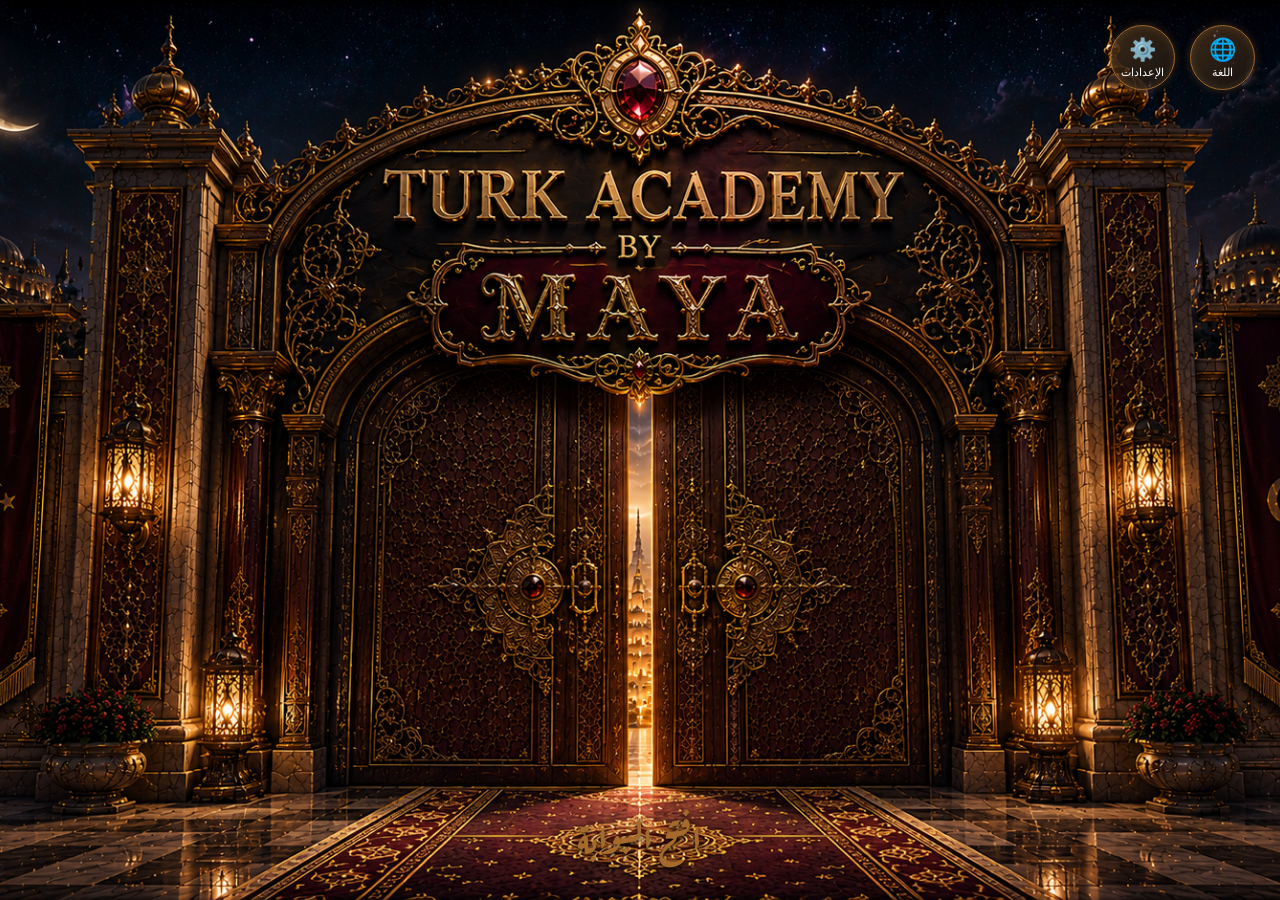
<file: index.html>
<!DOCTYPE html>
<html lang="ar" dir="rtl">

<head>

<meta charset="UTF-8">
<meta name="viewport" content="width=device-width, initial-scale=1.0">

<title>Turk Academy by Maya</title>

<link rel="stylesheet" href="style.css">

<link rel="preconnect" href="https://fonts.googleapis.com">
<link rel="preconnect" href="https://fonts.gstatic.com" crossorigin>

<link href="https://fonts.googleapis.com/css2?family=Cairo:wght@400;600;700;800&family=Aref+Ruqaa:wght@400;700&display=swap" rel="stylesheet">

</head>


<body>


<div class="gate-screen">


    <!-- صورة البوابة -->

    <img src="gate.png.png" class="gate-image" alt="Turk Academy">



    <!-- أزرار الأعلى -->

    <div class="top-buttons">


        <button id="languageBtn">
            🌐
            <span>اللغة</span>
        </button>


        <button id="settingsBtn">
            ⚙️
            <span>الإعدادات</span>
        </button>


    </div>




    <!-- قائمة اللغات -->

    <div id="languageMenu" class="language-menu">

        <button>العربية</button>

        <button>Türkçe</button>

        <button>Français</button>

        <button>English</button>
        
    </div>
<!-- نافذة الإعدادات -->

<div id="settingsMenu" class="settings-menu">

    <h3>⚙️ الإعدادات</h3>

    <button>❓ المساعدة</button>

    <button>📩 تواصل معنا</button>

    <button>📜 الشروط والأحكام</button>

    <button>🔒 سياسة الخصوصية</button>

    <button>⭐ قيّمنا</button>

    <button>ℹ️ إصدار التطبيق</button>

</div>

    
    <!-- زر فتح البوابة -->

    <button id="openGate" class="open-btn">

        <span class="line"></span>

        <span class="title">
            افتح البوابة
        </span>

        <span class="line"></span>
        

     </button>
<!-- رسالة تدوير الهاتف -->

    </button>

<div id="rotateMessage" class="rotate-message">

    <div class="rotate-box">

        <div class="ottoman-top">❈ ❈ ❈</div>

        <h2>مرحبًا بك في Turk Academy</h2>

        <p>
            بوابتك إلى عالم اللغة والثقافة التركية.
            <br><br>
            لأفضل تجربة، يرجى تدوير جهازك إلى الوضع الأفقي.
        </p>

        <div class="ottoman-bottom">❈ ❈ ❈</div>

    </div>

</div>

<script src="script.js"></script>

</body>
</html>
</file>
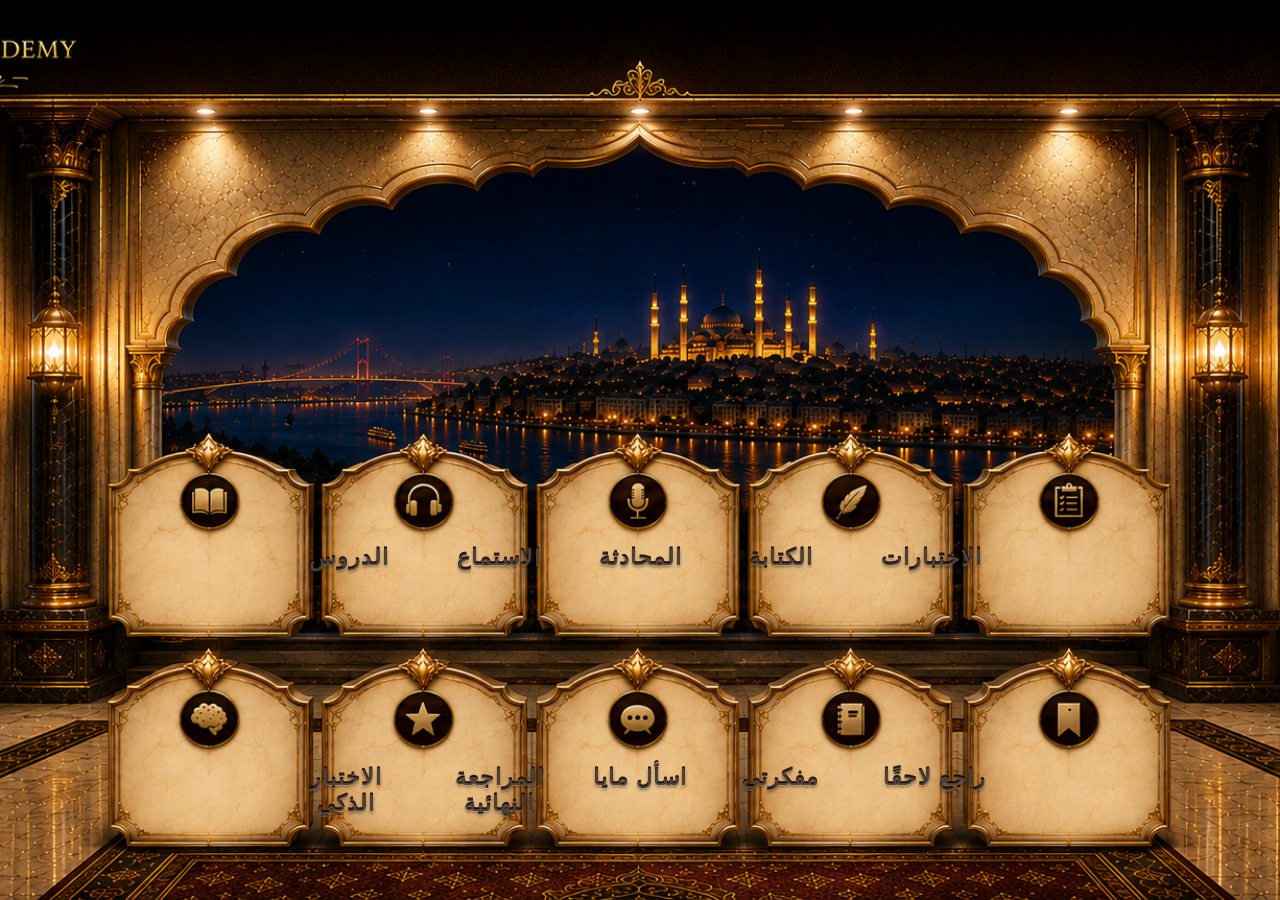
<file: a1.html>
<!DOCTYPE html>
<html lang="ar" dir="rtl">

<head>
<meta charset="UTF-8">
<title>رحلة المبتدئ الأولى</title>
<link rel="stylesheet" href="academy.css">
</head>

<body>

<div class="hall">
  
  <a href="lessons.html" class="door lessons"></a>
<div class="label lessons-label">الدروس</div>

<a href="listening.html" class="door listening"></a>
<div class="label listening-label">الاستماع</div>

<a href="speaking.html" class="door speaking"></a>
<div class="label speaking-label">المحادثة</div>

<a href="writing.html" class="door writing"></a>
<div class="label writing-label">الكتابة</div>

<a href="tests.html" class="door tests"></a>
<div class="label tests-label">الاختبارات</div>

<a href="smart-test.html" class="door smarttest"></a>
<div class="label smarttest-label">الاختبار الذكي</div>

<a href="review.html" class="door review"></a>
<div class="label review-label">المراجعة النهائية</div>

<a href="ask-maya.html" class="door askmaya"></a>
<div class="label askmaya-label">اسأل مايا</div>

<a href="notebook.html" class="door notebook"></a>
<div class="label notebook-label">مفكرتي</div>

<a href="later.html" class="door later"></a>
<div class="label later-label">راجع لاحقًا</div>

</div>
</div>

</body>

</html>
</file>
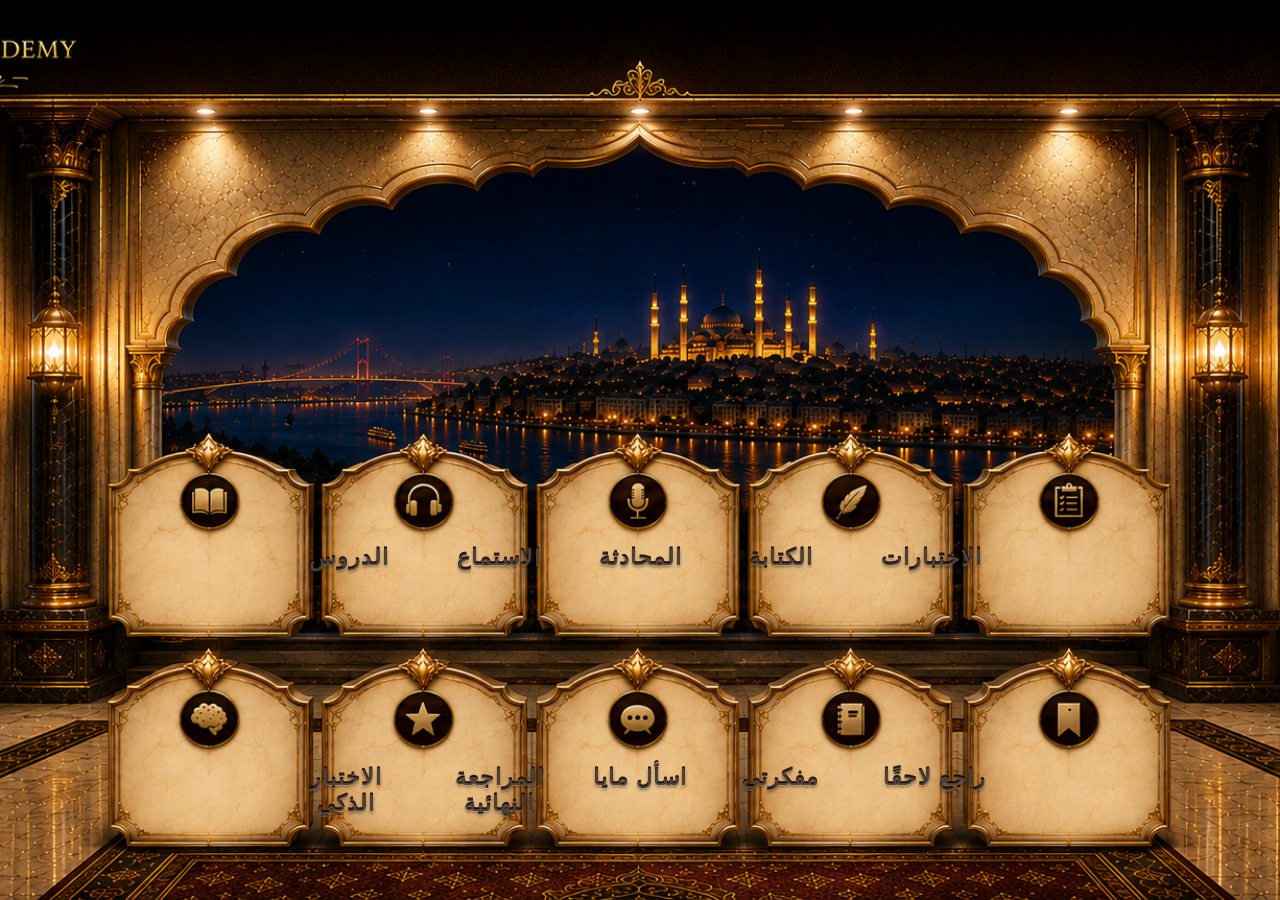
<file: a2.html>
<!DOCTYPE html>
<html lang="ar" dir="rtl">

<head>
<meta charset="UTF-8">
<title>رحلة المبتدئ الثانية</title>
<link rel="stylesheet" href="academy.css">
</head>

<body>
    
<div class="hall">
    <a href="lessons.html" class="door lessons"></a>
<div class="label lessons-label">الدروس</div>

<a href="listening.html" class="door listening"></a>
<div class="label listening-label">الاستماع</div>

<a href="speaking.html" class="door speaking"></a>
<div class="label speaking-label">المحادثة</div>

<a href="writing.html" class="door writing"></a>
<div class="label writing-label">الكتابة</div>

<a href="tests.html" class="door tests"></a>
<div class="label tests-label">الاختبارات</div>

<a href="smart-test.html" class="door smarttest"></a>
<div class="label smarttest-label">الاختبار الذكي</div>

<a href="review.html" class="door review"></a>
<div class="label review-label">المراجعة النهائية</div>

<a href="ask-maya.html" class="door askmaya"></a>
<div class="label askmaya-label">اسأل مايا</div>

<a href="notebook.html" class="door notebook"></a>
<div class="label notebook-label">مفكرتي</div>

<a href="later.html" class="door later"></a>
<div class="label later-label">راجع لاحقًا</div>
</div>

</body>

</html>
</file>
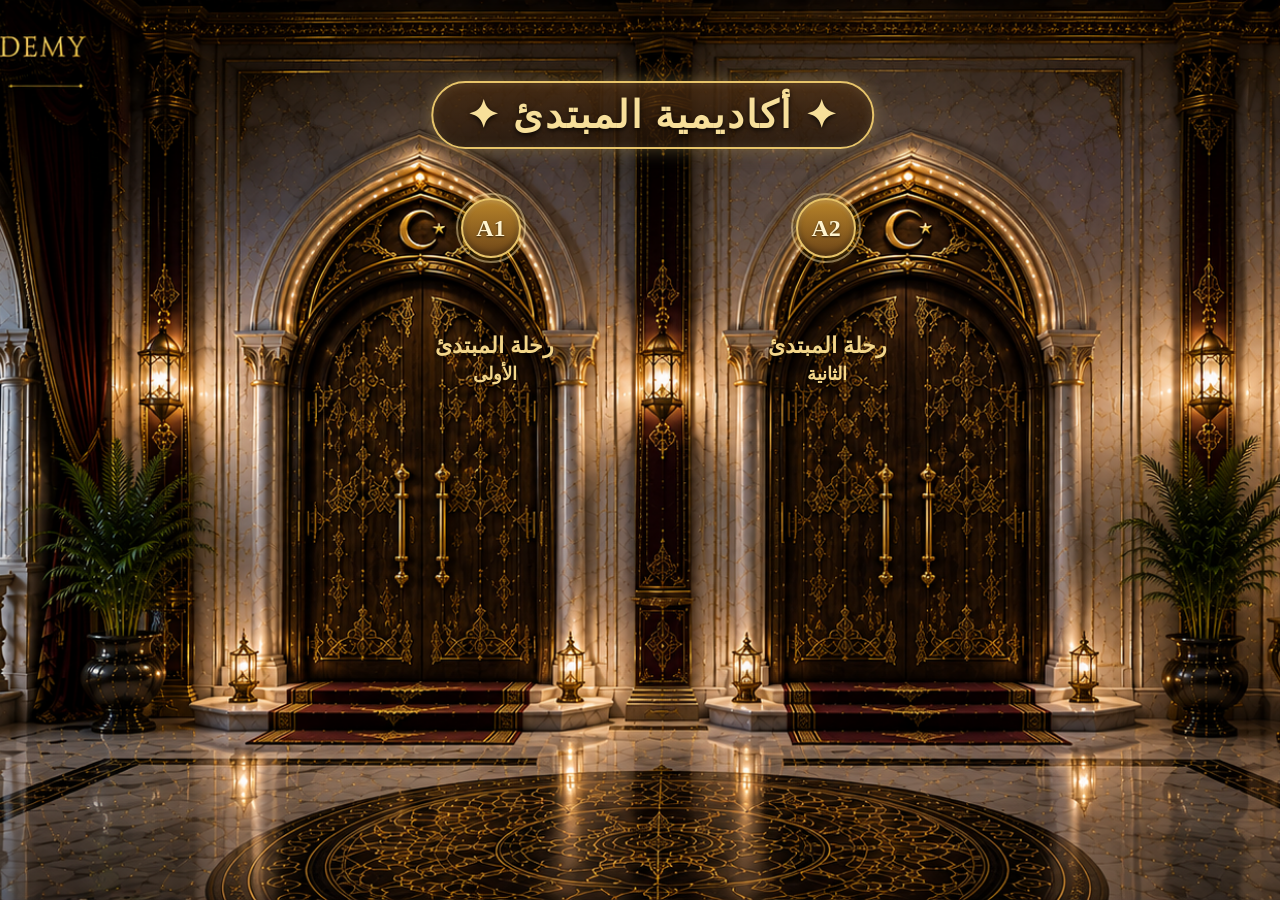
<file: academy.html>
<!DOCTYPE html>
<html lang="ar" dir="rtl">

<head>
    <meta charset="UTF-8">
    <meta name="viewport" content="width=device-width, initial-scale=1.0">
    <title>Turk Academy</title>
    <link rel="stylesheet" href="academy.css">
</head>

<body>

<div class="academy">

    <!-- الباب الأول -->
    <a href="a1.html" class="door door1" id="door1"></a>

    <!-- الباب الثاني -->
    <a href="a2.html" class="door door2" id="door2"></a>

    <!-- شارات المستوى -->
    <div class="badge badge1">A1</div>
    <div class="badge badge2">A2</div>

    <!-- عنوان المرحلة -->
    <h2 class="section-title">✦ أكاديمية المبتدئ ✦</h2>

    <!-- عنوان الرحلة الأولى -->
    <div class="journey-title">
        <span class="line1">رحلة المبتدئ</span>
        <span class="line2">الأولى</span>
    </div>

    <!-- عنوان الرحلة الثانية -->
    <div class="journey-title journey2">
        <span class="line1">رحلة المبتدئ</span>
        <span class="line2">الثانية</span>
    </div>

</div>

</body>

</html>
</file>
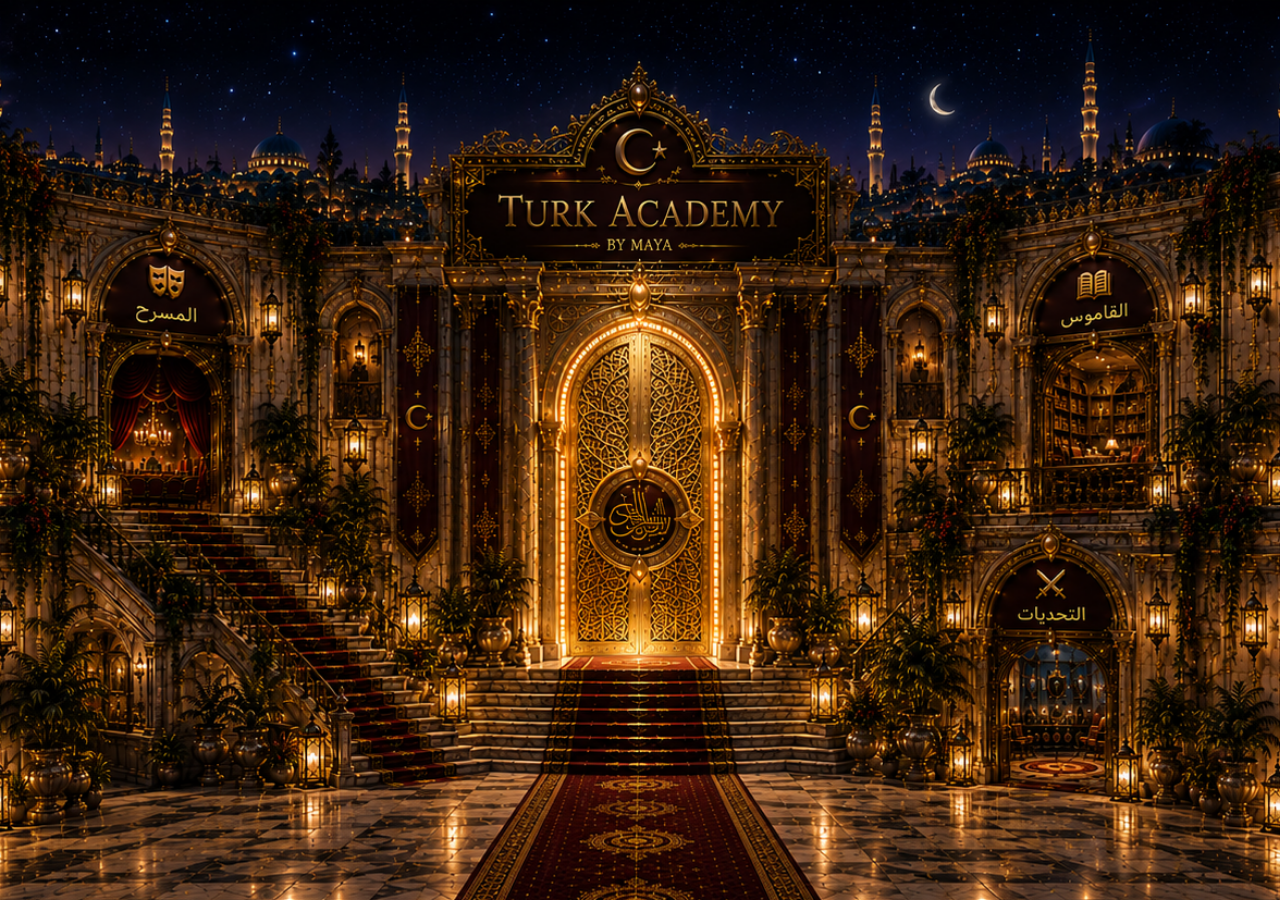
<file: doors.html>
<!DOCTYPE html>
<html lang="ar" dir="rtl">

<head>

    <meta charset="UTF-8">

    <meta name="viewport" content="width=device-width, initial-scale=1.0">

    <title>Turk Academy - Doors</title>

    <link rel="stylesheet" href="doors.css">

</head>

<body>

    <div class="hall">

        <!-- صورة القاعة -->
        <img src="doors.png.png" class="hall-image" alt="Turk Academy Hall">

        <!-- الأكاديمية -->
        <a href="academy.html" class="door academy"></a>

        <!-- المسرح -->
        <a href="theater.html" class="door theater"></a>

        <!-- التحديات -->
        <a href="challenges.html" class="door challenges"></a>

        <!-- القاموس -->
        <a href="dictionary.html" class="door dictionary"></a>

        <!-- استكشف تركيا -->
        <a href="explore.html" class="door explore"></a>

        <!-- الثقافة -->
        <a href="culture.html" class="door culture"></a>

        <!-- الملف الشخصي -->
        <a href="profile.html" class="door profile"></a>

        <!-- بوابة المستوى الثاني -->
        <a href="level2.html" class="door level2"></a>

    </div>

</body>

</html>
</file>
<file: style.css>
/* =========================
   Turk Academy by Maya
========================= */

*{
    margin:0;
    padding:0;
    box-sizing:border-box;
}

html,
body{
    width:100%;
    min-height:100%;
    font-family:"Cairo",sans-serif;
    background:#000;
    overflow-x:hidden;
}

/* الصفحة */

.gate-screen{
    position:relative;
    width:100%;
    height:100vh;
    overflow:hidden;
    display:flex;
    justify-content:center;
    align-items:center;
}

/* صورة البوابة */

.gate-image{
    position:absolute;
    inset:0;
    width:100%;
    height:100%;
    object-fit:cover;
    object-position:center center;
    transition:transform 1.4s ease-in-out;
    z-index:1;
}

/* عند الصعود */

.gate-screen.open .gate-image{
    transform:translateY(-100%);
}
/* =========================
   أزرار الأعلى
========================= */

.top-buttons{
    position:absolute;
    top:25px;
    right:25px;
    display:flex;
    gap:15px;
    z-index:999;
}


.top-buttons button{

    width:65px;
    height:65px;

    border-radius:50%;

    background:
    linear-gradient(
    145deg,
    rgba(166,106,44,.35),
    rgba(30,20,15,.75)
    );

    border:1px solid #A66A2C;

    color:#E5C06A;

    cursor:pointer;

    display:flex;
    flex-direction:column;
    align-items:center;
    justify-content:center;

    font-size:22px;

    box-shadow:
    0 0 10px rgba(166,106,44,.35),
    inset 0 0 8px rgba(255,215,120,.15);

    transition:.35s ease;
}


.top-buttons button span{

    font-size:11px;
    margin-top:3px;
    color:#fff;
}


/* حركة عند المرور */

.top-buttons button:hover{

    transform:translateY(-5px) scale(1.08);

    background:
    linear-gradient(
    145deg,
    rgba(200,155,42,.55),
    rgba(50,30,15,.9)
    );

    box-shadow:
    0 0 20px rgba(200,155,42,.7);
}

/* =========================
   لوحة فتح البوابة
========================= */
.open-btn{
    position: absolute;
    left: 50%;
    bottom: 35px;
    transform: translateX(-50%);
    z-index:  9999;

    background: transparent;
    border: none;

    display: flex;
    align-items: center;
    justify-content: center;
    gap: 22px;

    cursor: pointer;

    font-family: "Aref Ruqaa", serif;
    font-size:  38px;
    font-weight: 800;
    letter-spacing: 1px;

    color: #A66A2C;
    text-shadow:
    0 2px 5px rgba(0,0,0,.95),
    0 0 3px rgba(255,220,120,.15);

    transition: all .35s ease;
}
.line{
    width:120px;
    height:2px;
    background:linear-gradient(
        to right,
        transparent,
        #A66A2C 20%,
        #C89B2A 50%,
        #A66A2C 80%,
        transparent
    );
}
.open-btn:hover{
    transform: translateX(-50%) scale(1.05);
    color: #B8860B;
    text-shadow:
    0 3px 8px rgba(0,0,0,1),
    0 0 6px rgba(184,134,11,.4);
}

.open-btn:active{
    transform: translateX(-50%) scale(.98);
}

/* =========================
   الهاتف
========================= */
@media (max-width:768px){

    .top-buttons{
        top:15px;
        right:15px;
        gap:8px;
    }

    .top-buttons button{
        width:50px;
        height:50px;
    }

    .top-buttons button span{
        font-size:8px;
    }

    .open-btn{
        font-size:24px;
        gap:14px;
        bottom:30px;
    }

}

/* انتقال الصفحة */
body{
    transition: opacity .9s ease, transform .9s ease;
}

body.entering{
    opacity:0;
    transform:scale(1.08);
}
.gate-image{
    position:absolute;
    z-index:1;
}

.open-btn{
    position:absolute;
    z-index:9999;
}
/* قائمة اللغات */

.language-menu{

    position:absolute;
    top:95px;
    right:25px;

    display:none;
    flex-direction:column;
    gap:8px;

    background:rgba(20,15,10,.9);

    padding:15px;

    border:1px solid #A66A2C;
    border-radius:15px;

    z-index:9999;
}


.language-menu button{

    background:transparent;
    border:none;

    color:#E5C06A;

    padding:8px 20px;

    cursor:pointer;

    font-family:"Cairo",sans-serif;

}


.language-menu button:hover{

    background:#A66A2C;
    color:white;
    border-radius:10px;

}
.language-menu{
    animation: menuShow .3s ease;
}

@keyframes menuShow{

    from{
        opacity:0;
        transform:translateY(-10px);
    }

    to{
        opacity:1;
        transform:translateY(0);
    }

}
/* =========================
   نافذة الإعدادات
========================= */

.settings-menu{

    position:absolute;

    top:95px;

    right:25px;

    display:none;

    flex-direction:column;

    gap:8px;

    background:rgba(20,15,10,.95);

    padding:18px;

    border:1px solid #A66A2C;

    border-radius:15px;

    z-index:9999;

    min-width:240px;
   
    max-height: 70vh;
    
    overflow-y:auto;

    -webkit-overflow-scrolling:touch;

   
}

.settings-menu h3{

    color:#E5C06A;

    margin-bottom:10px;

    text-align:center;

    font-size:20px;

}

.settings-menu button{

    background:transparent;

    border:none;

    color:white;

    padding:10px;

    text-align:right;

    cursor:pointer;

    font-family:"Cairo",sans-serif;

    font-size:15px;

    border-radius:10px;

    transition:.3s;

}

.settings-menu button:hover{

    background:#A66A2C;

    color:white;

}
/* =========================
   رسالة تدوير الهاتف
========================= */

.rotate-message{

    position:fixed;
    inset:0;

    background:rgba(0,0,0,.95);

    display:none;

    justify-content:center;
    align-items:center;

    z-index:99999;

}

.rotate-box{

    width:90%;
    max-width:520px;

    padding:55px 40px;

    background:#ead7ad;

    color:#4b2b12;

    text-align:center;

    font-family:"Aref Ruqaa", serif;

    position:relative;

    transform:rotate(-1deg);

    box-shadow:
    0 25px 50px rgba(0,0,0,.5);

}
.rotate-box::before{

    content:"";

    position:absolute;

    inset:12px;

    border:1px solid rgba(120,80,30,.25);

    pointer-events:none;

}
</file>
<file: academy.css>
*{
    margin:0;
    padding:0;
    box-sizing:border-box;
}

html,
body{
    width:100%;
    height:100%;
}

.academy{
position:relative;
width:100%;
height:100vh;
background-image:url("academy-bg.png");
background-repeat:no-repeat;
background-position:center;
background-size:cover;
}
.door{
    position:absolute;
    display:block;
    cursor:pointer; 
    border-radius:18px;
    transition:0.25s ease;
}
.door:hover{
    box-shadow:
        0 0 18px rgba(255,215,0,.35),
        inset 0 0 15px rgba(255,215,0,.18);

    transform:scale(1.015);
}
.door1{
    left:31%;
    top:33%;
    width:14%;
    height:46%;
}
.door2{
    left:58%;
    top:33%;
    width:14%;
    height:46%;
}

.open{
    transform:scale(1.03);
    filter:brightness(1.25);
}
.badge{
    position:absolute;
    width:60px;
    height:60px;
    border-radius:50%;
    outline:2px solid rgba(255,230,170,.45);
    outline-offset:3px;
    background:linear-gradient(180deg,#b8842a,#6d4518);
    border:2px solid #e7c46a;
    color:#fff4cf;
    font-weight:bold;
    font-size:24px;
    display:flex;
    align-items:center;
    justify-content:center;
    box-shadow:
        0 0 8px rgba(255,215,0,.25),
        inset 0 2px 4px rgba(255,255,255,.15),
        inset 0 -3px 6px rgba(0,0,0,.35);
    text-shadow:0 1px 2px rgba(0,0,0,.6);
    z-index:1000;
}

.badge1{
    left:36%;
    top:22%;
}
.journey-title{
    position:absolute;
    left:32%;
    top:37%;
    width:170px;
    text-align:center;
    z-index:1000;
}

.line1{
    display:block;
    font-size:22px;
    font-weight:700;
    color:#f3d68a;
    text-shadow:0 2px 4px rgba(0,0,0,.7);
}

.line2{
    display:block;
    margin-top:4px;
    font-size:18px;
    font-weight:600;
    color:#f3d68a;
    text-shadow:0 2px 4px rgba(0,0,0,.7);
}
.badge2{
    left:62.2%;
    top:22%;
}

.journey2{
    left:58%;
    top:37%;
}
.section-title{
    position:absolute;
    top:9%;
    left:51%;
    transform:translateX(-50%);

    padding:10px 34px;

    color:#f7df9a;
    font-size:38px;
    font-weight:700;
    letter-spacing:2px;

    background:linear-gradient(
        180deg,
        rgba(75,45,18,.75),
        rgba(35,20,8,.75)
    );

    border:2px solid #e7c46a;
    border-radius:50px;

    box-shadow:
        0 0 18px rgba(231,196,106,.35),
        inset 0 0 12px rgba(255,235,170,.12);

    text-shadow:
        0 2px 5px rgba(0,0,0,.8);

    z-index:100;
}

body{
    margin:0;
    overflow:hidden;
    background:#000;
}

.hall{
    position:fixed;
    inset:0;

    background-image:url("hall.png");
    background-repeat:no-repeat;

    /* تبقى في المنتصف */
    background-position:center center;

    /* تغطي الشاشة */
    background-size:cover;
}
.door{
    position:absolute;
    border:none;
    background:transparent;
    box-sizing:border-box;
    cursor:pointer;
}
/* الصف العلوي */
.lessons,
.listening,
.speaking,
.writing,
.tests{
    top:52%;
    width:10%;
    height:18%;
}

.lessons{
    left:23%;
}

.listening{
    left:34%;
}

.speaking{
    left:45%;
}

.writing{
    left:56%;
}

.tests{
    left:68%;
}

/* الصف السفلي */
.smarttest,
.review,
.askmaya,
.notebook,
.later{
    top:75%;
    width:10%;
    height:18%;
}

.smarttest{
    left:22%;
}

.review{
    left:34%;
}

.askmaya{
    left:45%;
}

.notebook{
    left:56%;
}

.later{
    left:68%;
}
.label{
    position:absolute;
    width:10%;
    text-align:center;

    font-family:"Amiri", serif;
    font-size:22px;
    font-weight:700;
    line-height:1.2;
    letter-spacing:1px;

    background:linear-gradient(
    to bottom,
    #2b1205,
    #170803,
    #0d0401
);

    -webkit-background-clip:text;
    -webkit-text-fill-color:transparent;
    background-clip:text;

    text-shadow:
        0 1px 0 rgba(255,240,220,.25),
        0 -1px 0 rgba(20,8,3,.8),
        0 2px 3px rgba(0,0,0,.45);

    pointer-events:none;
    user-select:none;
}

.lessons-label{top:60.5%;left:22.3%;}
.listening-label{top:60.5%;left:34%;}
.speaking-label{top:60.5%;left:45%;}
.writing-label{top:60.5%;left:56%;}
.tests-label{top:60.5%;left:67.8%;}

.smarttest-label{top:85%;left:22%;}
.review-label{top:85%;left:34%;}
.askmaya-label{top:85%;left:45%;}
.notebook-label{top:85%;left:56%;}
.later-label{top:85%;left:68%;}
</file>
<file: doors.css>
*{
    margin:0;
    padding:0;
    box-sizing:border-box;
}

html,
body{
    width:100%;
    height:100%;
    overflow:hidden;
    background:#000;
}

.hall{
    width:100%;
    height:100vh;
    display:flex;
    justify-content:center;
    align-items:center;
    overflow:hidden;
}

.hall-image {
    width:105%;
    height:105%;
    object-fit:contain;
    object-position:center top;
}
.hall-image {
    animation: hallEnter 1.2s ease;
}

@keyframes hallEnter {

    from {
        opacity:0;
        transform:scale(1.08);
    }

    to {
        opacity:1;
        transform:scale(1);
    }

}
/* القاعة */

.hall{
    position:relative;
    width:100%;
    height:100vh;
    overflow:hidden;
}

/* الصورة */

.hall-image{
    width:100%;
    height:100%;
    object-fit:cover;
    display:block;
}

/* ===========================
   مناطق النقر على الأبواب
=========================== */

.door{
position:absolute;
width:180px;
height:180px;
background:transparent;
border:none;
cursor:pointer;
z-index:9999;
display:block;
}

/* عند المرور بالفأرة */
.door:hover{
    border: none;
}

/* الأكاديمية */
.academy{
    left:35px;
    top:160px;
    width:180px;
    height:180px;
}

/* المسرح */
.theater{
    left:295px;
    top:175px;
    width:180px;
    height:180px;
}

/* الثقافة */
.culture{
    left:35px;
    top:400px;
    width:180px;
    height:180px;
}

/* البوابة الذهبية */
.level2{
left:600px;
top:260px;
width:180px;
height:180px;
}

/* القاموس */
.dictionary{
    left:900px;
    top:155px;
    width:180px;
    height:180px;
}

/* استكشف تركيا */
.explore{
    left:1120px;
    top:160px;
    width:180px;
    height:180px;
}

/* التحديات */
.challenges{
    left:900px;
    top:400px;
    width:180px;
    height:180px;
}

/* الملف الشخصي */
.profile{
    left:1120px;
    top:420px;
    width:180px;
    height:180px;
}
</file>
